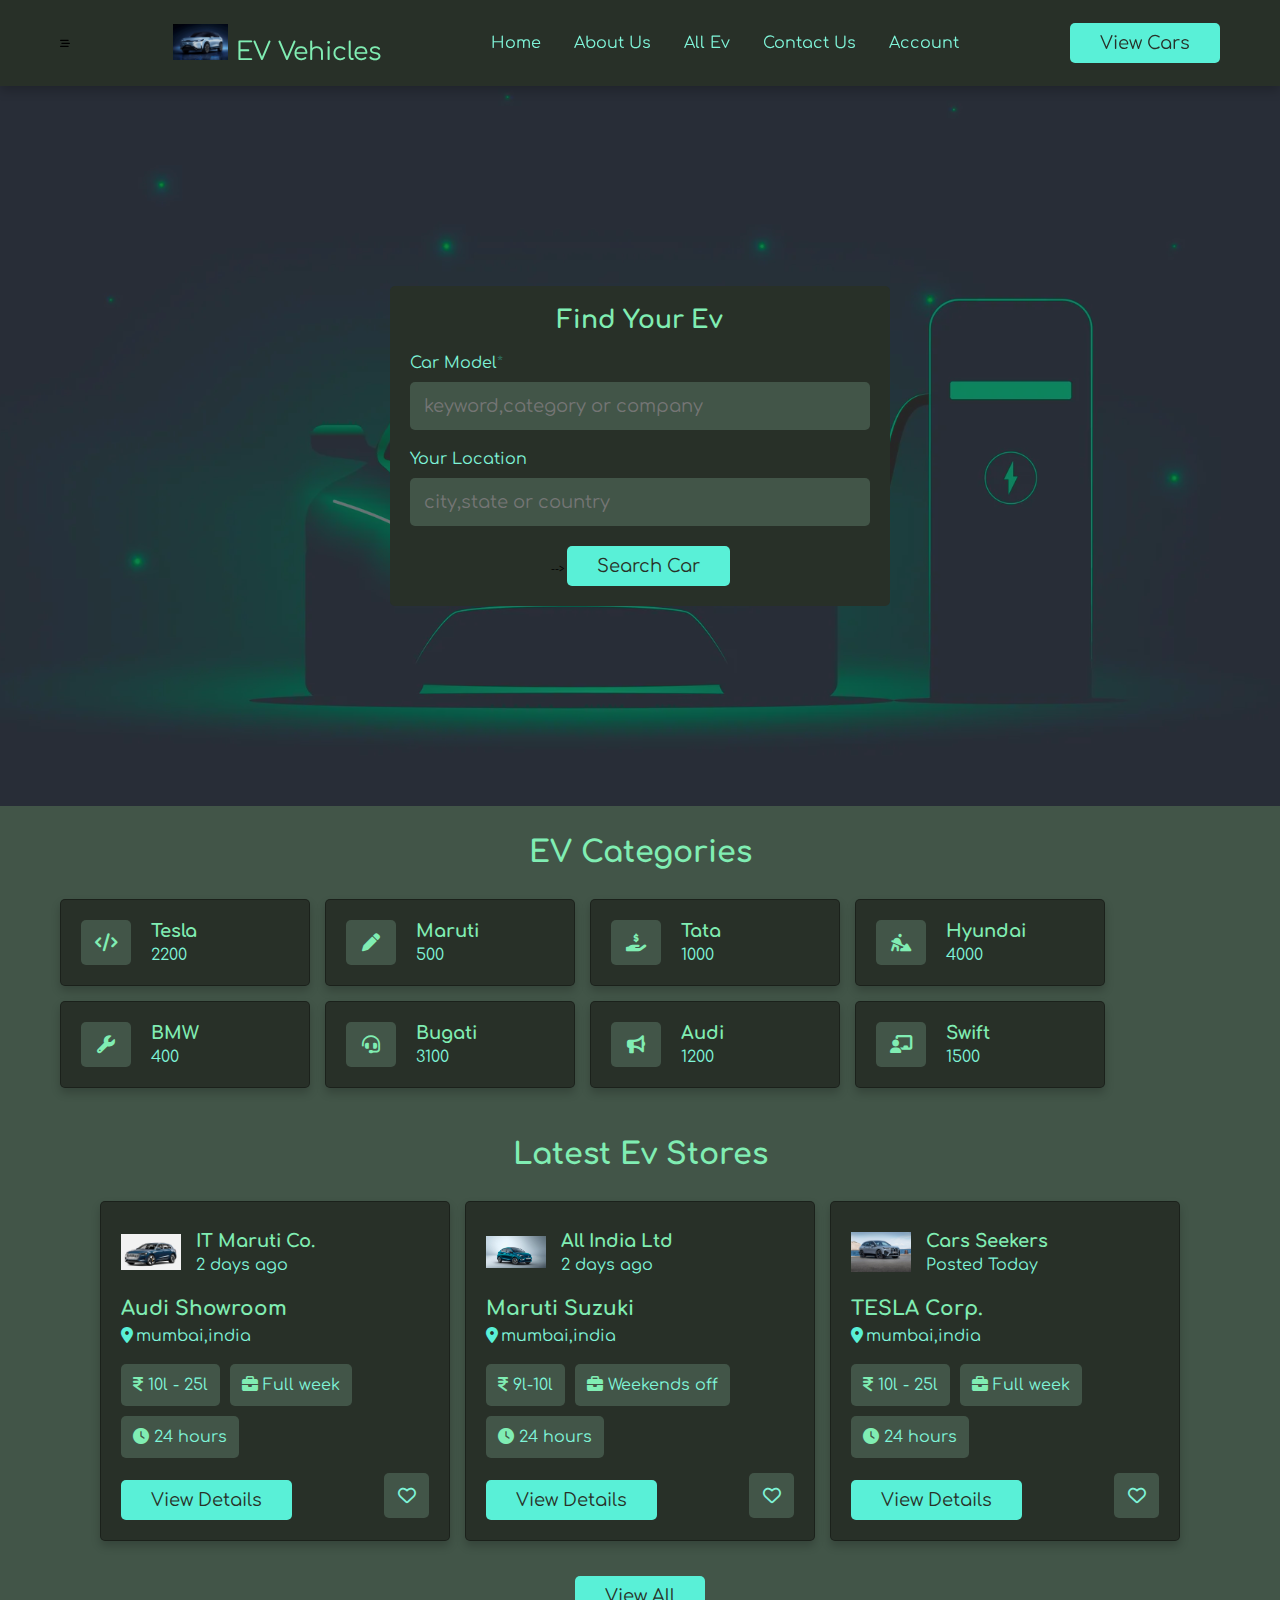
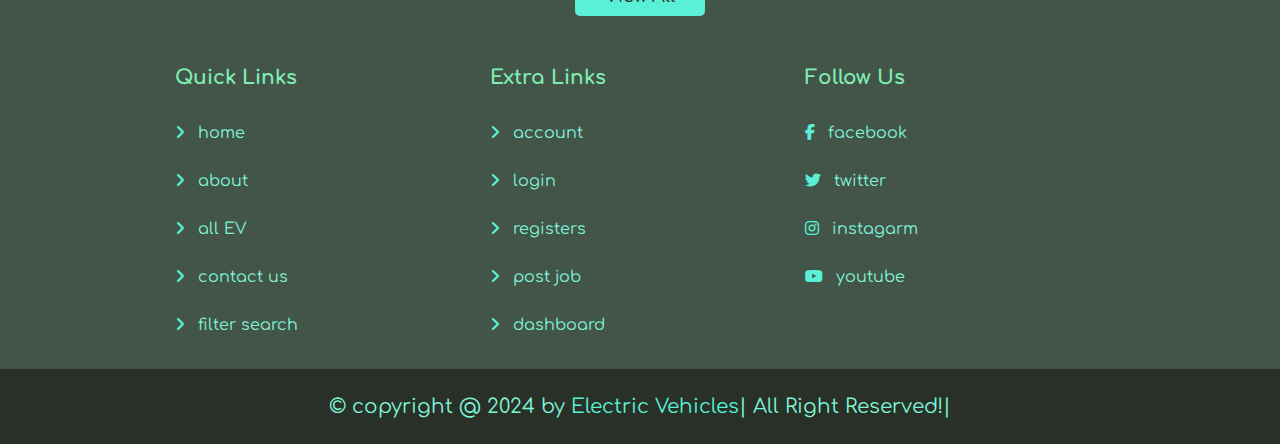
<file: index.html>
<!DOCTYPE html>
<html lang="en">
<head>
    <meta charset="UTF-8">
    <meta name="viewport" content="width=device-width, initial-scale=1.0">
    <title>Elevtric Vehicles</title>
    <link rel="stylesheet" href="style.css">
</head>
<body>
    <header class="header">
        <section class="flex">
            <div class="fas fa-bars-staggered"></div>
            <a href="index.html" class="logo"><img class="A" src="image13.jpg">EV Vehicles</a>
            <nav class="navbar">
                <a href="index.html">home</a>
                <a href="about.html">about us</a>
                <a href="vehicles.html">all ev</a>
                <a href="contact.html">contact us</a>
                <a href="login.html">account</a>
            </nav>
            <a href="#" class="btn" onclick="alert('Job Post Will Be Shown')" style="margin-top:0;">View  Cars</a>
        </section>
    </header>
    <!-- header section -->
    <!--Home Section Starts-->
    <div class="home-container">
        <section class="home">
            <form action="" method="post" class="">
                <h3>find your ev</h3>
                <p>Car Model<span>*</span></p>
                <input type="text" name="title" placeholder="keyword,category or company" class="input" required
                    maxlength="20">
                <p>Your Location</p>
                <input type="text" name="location" placeholder="city,state or country" class="input" required
                    <!-- maxlength="50"> -->
                <input type="submit" onclick="alert('search successfull')" value="search car" name="search" class="btn">
            </form>
        </section>
    </div>
    <!--Home Section Ends-->
    <!--category section starts-->
    <section class="category">
        <h1 class="heading">
            EV categories
        </h1>
        <div class="box-container">
            <a href="#" class="box">
                <i class="fas fa-code"></i>
                <div>
                    <h3>
                        Tesla
                    </h3><span>2200 </span>
                </div>
            </a>
            <a href="#" class="box">
                <i class="fas fa-pen"></i>
                <div>
                    <h3>Maruti</h3>
                    <span>500 </span>
                </div>
            </a>
            </a>
            <a href="#" class="box">
                <i class="fas fa-hand-holding-dollar"></i>
                <div>
                    <h3>Tata</h3>
                    <span>1000 </span>
                </div>
            </a>
            </a>
            <a href="#" class="box">
                <i class="fas fa-person-digging"></i>
                <div>
                    <h3>Hyundai</h3>
                    <span>4000 </span>
                </div>
            </a>
            </a>
            <a href="#" class="box">
                <i class="fas fa-wrench"></i>
                <div>
                    <h3>BMW</h3>
                    <span>400 </span>
                </div>
            </a>
            </a>
            <a href="#" class="box">
                <i class="fas fa-headset"></i>
                <div>
                    <h3>Bugati</h3>
                    <span>3100 </span>
                </div>
            </a> </a>
            <a href="#" class="box">
                <i class="fas fa-bullhorn"></i>
                <div>
                    <h3>Audi</h3>
                    <span>1200 </span>
                </div>
            </a>
            </a>
            <a href="#" class="box">
                <i class="fas fa-chalkboard-user"></i>
                <div>
                    <h3>Swift</h3>
                    <span>1500 </span>
                </div>
            </a>
        </div>
    </section>
    <!--category section ends-->
    <!--jobs section starts-->
    <section class="jobs-container">
        <h1 class="heading">latest ev stores</h1>
        <div class="box-container">
            <div class="box">
                <div class="company">
                    <img src="image12.jpg" alt="">
                    <div>
                        <h3>IT maruti co.</h3>
                        <p>2 days ago</p>
                    </div>
                </div>
                <h3 class="job-title">Audi showroom</h3>
                <p class="location"><i class="fas fa-map-marker-alt"></i><span>mumbai,india</span></p>
                <div class="tags">
                    <p><i class="fas fa-indian-rupee-sign"></i><span>10l - 25l</span></p>
                    <p><i class="fas fa-briefcase"></i><span>Full week</span></p>
                    <p><i class="fas fa-clock"></i><span>24 hours</span></p>
                </div>
                <div class="flex-btn">
                    <a href="view_details1.html" class="btn">view details</a>
                    <button type="submit" class="far fa-heart" name="save"></button>
                </div>
            </div>

            <div class="box">
                <div class="company">
                    <img src="image14.jpg" alt="">
                    <div>
                        <h3>All india ltd</h3>
                        <p>2 days ago</p>
                    </div>
                </div>
                <h3 class="job-title">Maruti Suzuki</h3>
                <p class="location"><i class="fas fa-map-marker-alt"></i><span>mumbai,india</span></p>
                <div class="tags">
                    <p><i class="fas fa-indian-rupee-sign"></i><span>9l-10l</span></p>
                    <p><i class="fas fa-briefcase"></i><span>Weekends off</span> </p>
                    <p><i class="fas fa-clock"></i><span>24 hours</span></p>
                </div>
                <div class="flex-btn">
                    <a href="view_details1.html" class="btn">view details</a>
                    <button type="submit" class="far fa-heart" name="save"></button>
                </div>
            </div>
            <div class="box">
                <div class="company">
                    <img src="image3.cms" alt="">
                    <div>
                        <h3>Cars Seekers</h3>
                        <p>Posted Today</p>
                    </div>
                </div>
                <h3 class="job-title">TESLA corp.</h3>
                <p class="location"><i class="fas fa-map-marker-alt"></i><span>mumbai,india</span></p>
                <div class="tags">
                    <p><i class="fas fa-indian-rupee-sign"></i><span>10l - 25l</span></p>
                    <p><i class="fas fa-briefcase"></i><span>Full week</span> </p>
                    <p><i class="fas fa-clock"></i><span>24 hours</span></p>
                </div>
                <div class="flex-btn">
                    <a href="view_details1.html" class="btn">view details</a>
                    <button type="submit" class="far fa-heart" name="save"></button>
                </div>
            </div>
        </div>
        <div style="text-align: center; margin-top:2.5rem ;">
            <a href="vehicles.html" onclick="alert('Action took place successfull')" class="btn">View all</a>
        </div>

    </section>
    <!--jobs section ends-->
    <!--Footer section-->
    <footer class="footer">
        <section class="grid">
            <div class="box">
                <h3>quick links</h3>
                <a href="index.html">
                    <i class="fas fa-angle-right"></i> home
                </a>
                <a href="about.html">
                    <i class="fas fa-angle-right"></i> about
                </a>
                <a href="jobs.html">
                    <i class="fas fa-angle-right"></i> all EV
                </a>
                <a href="contact.html">
                    <i class="fas fa-angle-right"></i> contact us
                </a>
                <a href="#">
                    <i class="fas fa-angle-right"></i> filter search
                </a>
            </div>
            <div class="box">
                <h3>extra links</h3>
                <a href="#">
                    <i class="fas fa-angle-right"></i> account
                </a>
                <a href="#">
                    <i class="fas fa-angle-right"></i> login
                </a>
                <a href="#">
                    <i class="fas fa-angle-right"></i> registers
                </a>
                <a href="#">
                    <i class="fas fa-angle-right"></i> post job
                </a>
                <a href="#">
                    <i class="fas fa-angle-right"></i> dashboard
                </a>
            </div>
            <div class="box">
                <h3>follow us</h3>
                <a href="#">
                    <i class="fab fa-facebook-f"></i> facebook
                </a>
                <a href="#">
                    <i class="fab fa-twitter"></i> twitter
                </a>
                <a href="#">
                    <i class="fab fa-instagram"></i> instagarm
                </a>
                <a href="#">
                    <i class="fab fa-youtube"></i> youtube
                </a>


            </div>

        </section>
        <div class="credit">&copy; copyright @ 2024 by <span>Electric Vehicles</span>| All Right Reserved!|</div>
    </footer>


  
</body>

</html>
</file>
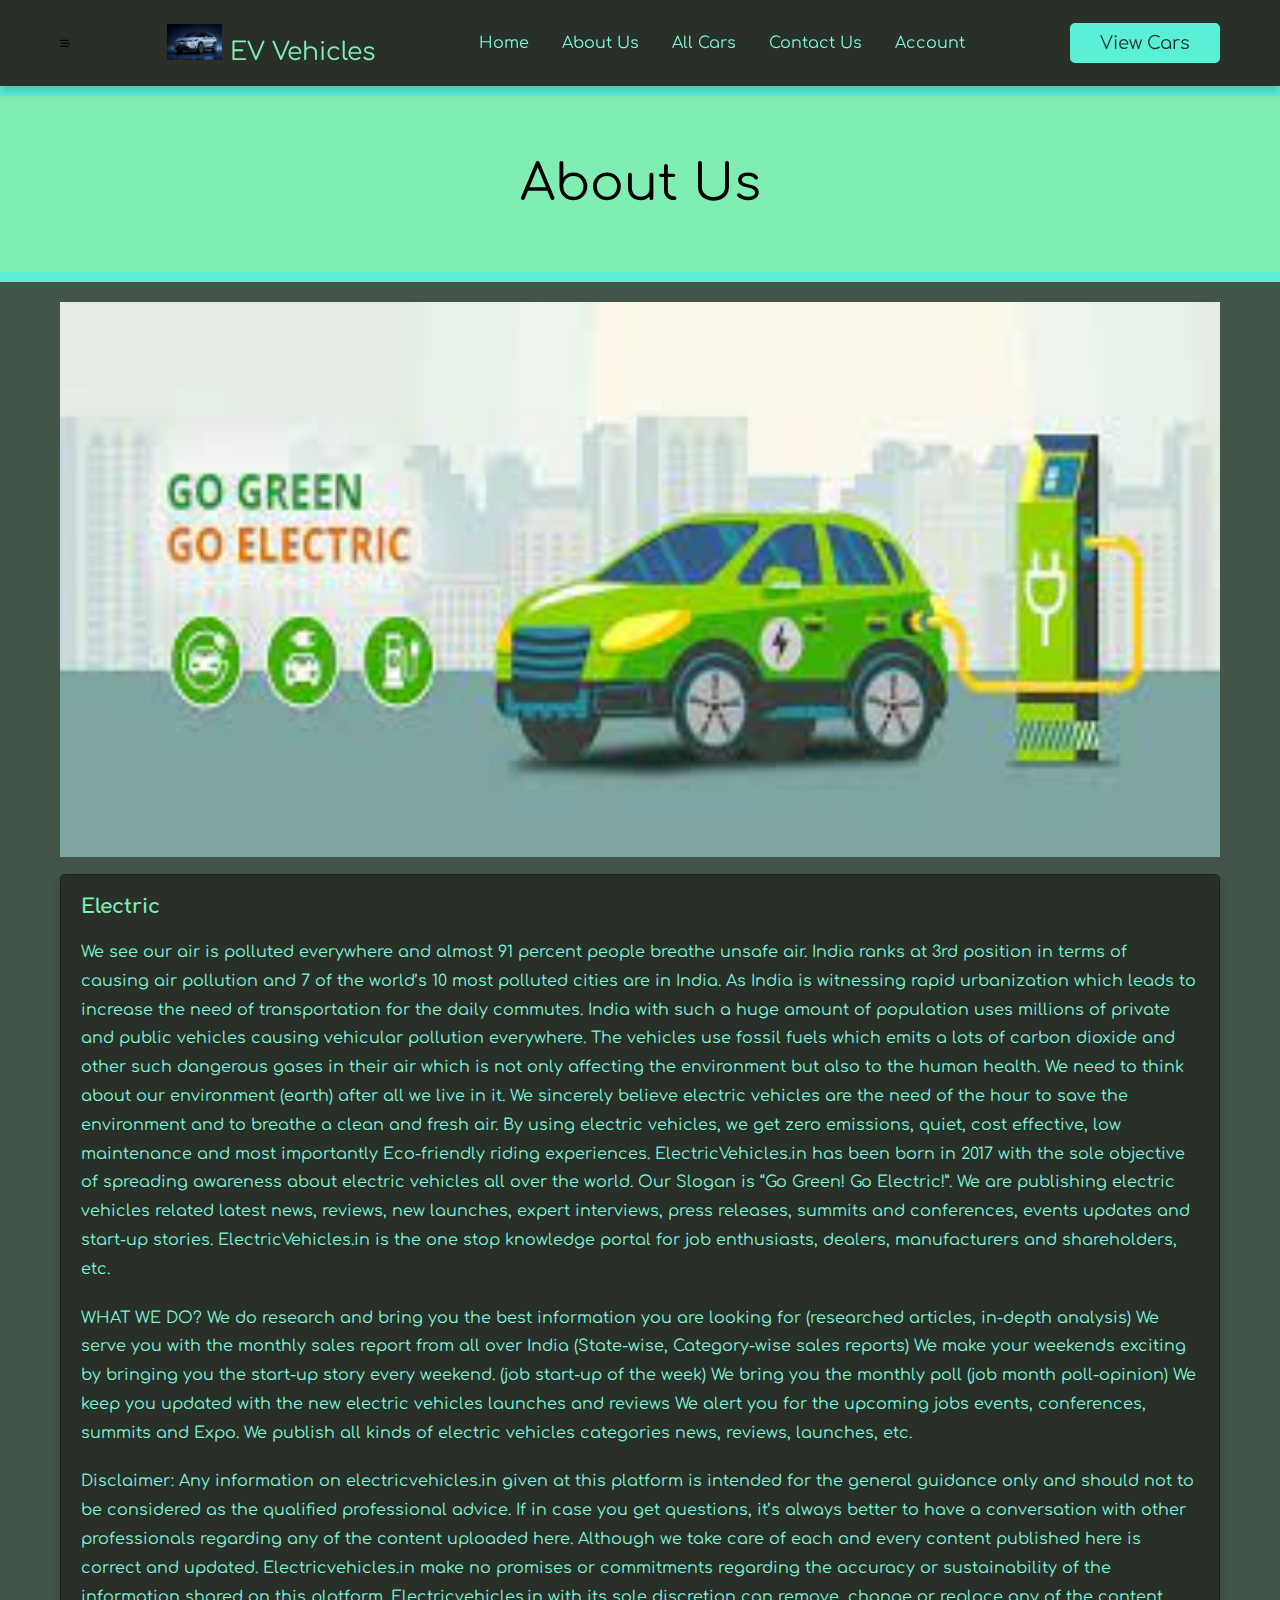
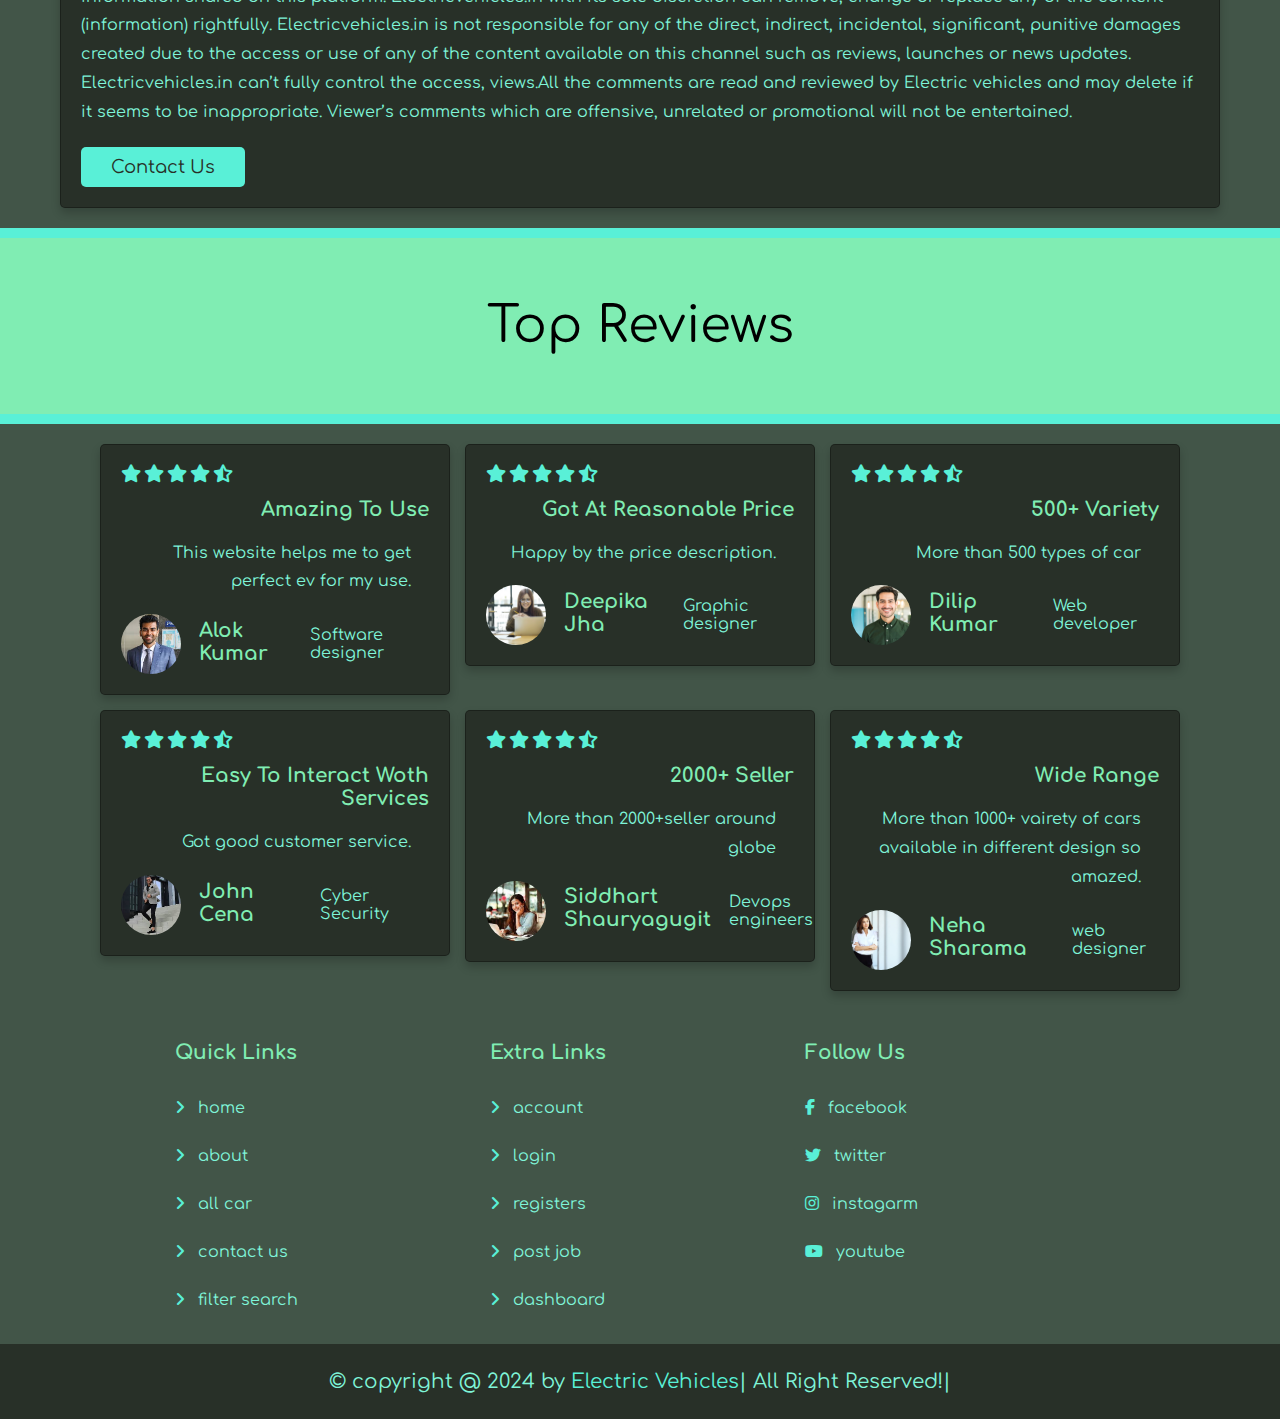
<file: about.html>
<!DOCTYPE html>
<html lang="en">
<head>
    <meta charset="UTF-8">
    <meta name="viewport" content="width=device-width, initial-scale=1.0">
    <title>Login</title>
    <link rel="stylesheet" href="style.css">
</head>

<body>
<!-- header section starts -->
    <header class="header">
        <section class="flex">
            <div class="fas fa-bars-staggered"></div>
            <a href="index.html" class="logo"><img class="A" src="image13.jpg">EV Vehicles</a>
            <nav class="navbar">
                <a href="index.html">home</a>
                <a href="about.html">about us</a>
                <a href="vehicles.html">all cars</a>
                <a href="contact.html">contact us</a>
                <a href="login.html">account</a>
            </nav>
            <a href="#" class="btn" style="margin-top:0;">View  Cars</a>
        </section>
    </header>
    <!-- header seaction ends -->
    <!--about section starts-->
    <div class="section-title">about us</div>
    <section class="about">
        <img src="[data-uri]" alt="">
        <div class="box ">
            <h3>Electric</h3>
          <p>
            We see our air is polluted everywhere and almost 91 percent people breathe unsafe air. India ranks at 3rd position in terms of causing air pollution and 7 of the world’s 10 most polluted cities are in India.

As India is witnessing rapid urbanization which leads to increase the need of transportation for the daily commutes. India with such a huge amount of population uses millions of private and public vehicles causing vehicular pollution everywhere. The vehicles use fossil fuels which emits a lots of carbon dioxide and other such dangerous gases in their air which is not only affecting the environment but also to the human health.

We need to think about our environment (earth) after all we live in it. We sincerely believe electric vehicles are the need of the hour to save the environment and to breathe a clean and fresh air. By using electric vehicles, we get zero emissions, quiet, cost effective, low maintenance and most importantly Eco-friendly riding experiences.

ElectricVehicles.in has been born in 2017 with the sole objective of spreading awareness about electric vehicles all over the world.  Our Slogan is “Go Green! Go Electric!”.

We are publishing electric vehicles related latest news, reviews, new launches, expert interviews, press releases, summits and conferences, events updates and start-up stories.

ElectricVehicles.in is the one stop knowledge portal for job enthusiasts, dealers, manufacturers and shareholders, etc.
          </p>
          <p>

            WHAT WE DO?

We do research and bring you the best information you are looking for (researched articles, in-depth analysis)
We serve you with the monthly sales report from all over India (State-wise, Category-wise sales reports)
We make your weekends exciting by bringing you the start-up story every weekend. (job start-up of the week)
We bring you the monthly poll (job month poll-opinion)
We keep you updated with the new electric vehicles launches and reviews
We alert you for the upcoming jobs events, conferences, summits and Expo.
We publish all kinds of electric vehicles categories news, reviews, launches, etc.

          </p>
          <p>
            Disclaimer:

Any information on electricvehicles.in given at this platform is intended for the general guidance only and should not to be considered as the qualified professional advice.

If in case you get questions, it’s always better to have a conversation with other professionals regarding any of the content uploaded here.

Although we take care of each and every content published here is correct and updated.

Electricvehicles.in make no promises or commitments regarding the accuracy or sustainability of the information shared on this platform.

Electricvehicles.in with its sole discretion can remove, change or replace any of the content (information) rightfully.

Electricvehicles.in is not responsible for any of the direct, indirect, incidental, significant, punitive damages created due to the access or use of any of the content available on this channel such as reviews, launches or news updates.

Electricvehicles.in can’t fully control the access, views.All the comments are read and reviewed by Electric vehicles and may delete if it seems to be inappropriate.

Viewer’s comments which are offensive, unrelated or promotional will not be entertained.

          </p>

            <a href="contact.html" class="btn">Contact Us</a>
        </div></section></div>
    </section>
    <!--about section ends-->

    <!--review section starts-->
    <div class="section-title">top reviews</div>
    <section class="reviews">
        <div class="box-container">
            <div class="box">
                <div class="stars">
                    <i class="fas fa-star"></i>
                    <i class="fas fa-star"></i>
                    <i class="fas fa-star"></i>
                    <i class="fas fa-star"></i>
                    <i class="fas fa-star-half-alt"></i>

                </div>
                <h3 class="title">Amazing to use</h3>
                <p>This website helps me to get perfect ev for my use.</p>
                <div class="user">
                    <img src="image10.jfif" alt="404">
                    <h3>Alok kumar</h3>
                    <span>Software designer</span>
                </div>
            </div>
            <div class="box">
                <div class="stars">
                    <i class="fas fa-star"></i>
                    <i class="fas fa-star"></i>
                    <i class="fas fa-star"></i>
                    <i class="fas fa-star"></i>
                    <i class="fas fa-star-half-alt"></i>

                </div>
                <h3 class="title">got at reasonable price</h3>
                <p>Happy by the price description.</p>
                <div class="user">
                    <img src="image7.webp" alt="">
                    <h3>deepika jha</h3>
                    <span>Graphic designer</span>
                </div>
            </div>
            <div class="box">
                <div class="stars">
                    <i class="fas fa-star"></i>
                    <i class="fas fa-star"></i>
                    <i class="fas fa-star"></i>
                    <i class="fas fa-star"></i>
                    <i class="fas fa-star-half-alt"></i>

                </div>
                <h3 class="title">500+ variety</h3>
                <p>More than 500 types of car</p>
                <div class="user">
                    <img src="image9.jpg" alt="404">
                    <h3>Dilip kumar</h3>
                    <span>Web developer</span>
                </div>
            </div>
            <div class="box">
                <div class="stars">
                    <i class="fas fa-star"></i>
                    <i class="fas fa-star"></i>
                    <i class="fas fa-star"></i>
                    <i class="fas fa-star"></i>
                    <i class="fas fa-star-half-alt"></i>

                </div>
                <h3 class="title">Easy to interact woth services</h3>
                <p>Got good customer service.</p>
                <div class="user">
                    <img src="image11.jfif" alt="">
                    <h3>john cena</h3>
                    <span>Cyber Security</span>
                </div>
            </div>
            <div class="box">
                <div class="stars">
                    <i class="fas fa-star"></i>
                    <i class="fas fa-star"></i>
                    <i class="fas fa-star"></i>
                    <i class="fas fa-star"></i>
                    <i class="fas fa-star-half-alt"></i>

                </div>
                <h3 class="title">2000+ seller</h3>
                <p>More than 2000+seller around globe</p>
                <div class="user">
                    <img src="image6.jfif" alt="404">
                    <h3>siddhart shauryagugit</h3>
                    <span>Devops engineers</span>
                </div>
            </div>
            <div class="box">
                <div class="stars">
                    <i class="fas fa-star"></i>
                    <i class="fas fa-star"></i>
                    <i class="fas fa-star"></i>
                    <i class="fas fa-star"></i>
                    <i class="fas fa-star-half-alt"></i>

                </div>
                <h3 class="title">Wide Range</h3>
                <p>More than 1000+ vairety of cars available in different design so amazed.</p>
                <div class="user">
                    <img src="image8.jpg" alt="404">
                    <h3>Neha Sharama</h3>
                    <span>web designer</span>
                </div>
            </div>
        </div>
    </section>




    <!--reviews section ends-->

    <!--footer section starts-->

    <footer class="footer">
        <section class="grid">
            <div class="box">
                <h3>quick links</h3>
                <a href="index.html">
                    <i class="fas fa-angle-right"></i> home
                </a>
                <a href="about.html">
                    <i class="fas fa-angle-right"></i> about
                </a>
                <a href="jobs.html">
                    <i class="fas fa-angle-right"></i> all car
                </a>
                <a href="contact.html">
                    <i class="fas fa-angle-right"></i> contact us
                </a>
                <a href="#">
                    <i class="fas fa-angle-right"></i> filter search
                </a>
            </div>
            <div class="box">
                <h3>extra links</h3>
                <a href="#">
                    <i class="fas fa-angle-right"></i> account
                </a>
                <a href="#">
                    <i class="fas fa-angle-right"></i> login
                </a>
                <a href="#">
                    <i class="fas fa-angle-right"></i> registers
                </a>
                <a href="#">
                    <i class="fas fa-angle-right"></i> post job
                </a>
                <a href="#">
                    <i class="fas fa-angle-right"></i> dashboard
                </a>
            </div>
            <div class="box">
                <h3>follow us</h3>
                <a href="#">
                    <i class="fab fa-facebook-f"></i> facebook
                </a>
                <a href="#">
                    <i class="fab fa-twitter"></i> twitter
                </a>
                <a href="#">
                    <i class="fab fa-instagram"></i> instagarm
                </a>
                <a href="#">
                    <i class="fab fa-youtube"></i> youtube
                </a>


            </div>

        </section>
        <div class="credit">&copy; copyright @ 2024 by <span>Electric Vehicles</span>| All Right Reserved!|</div>
    </footer>


</body>

</html>
</file>
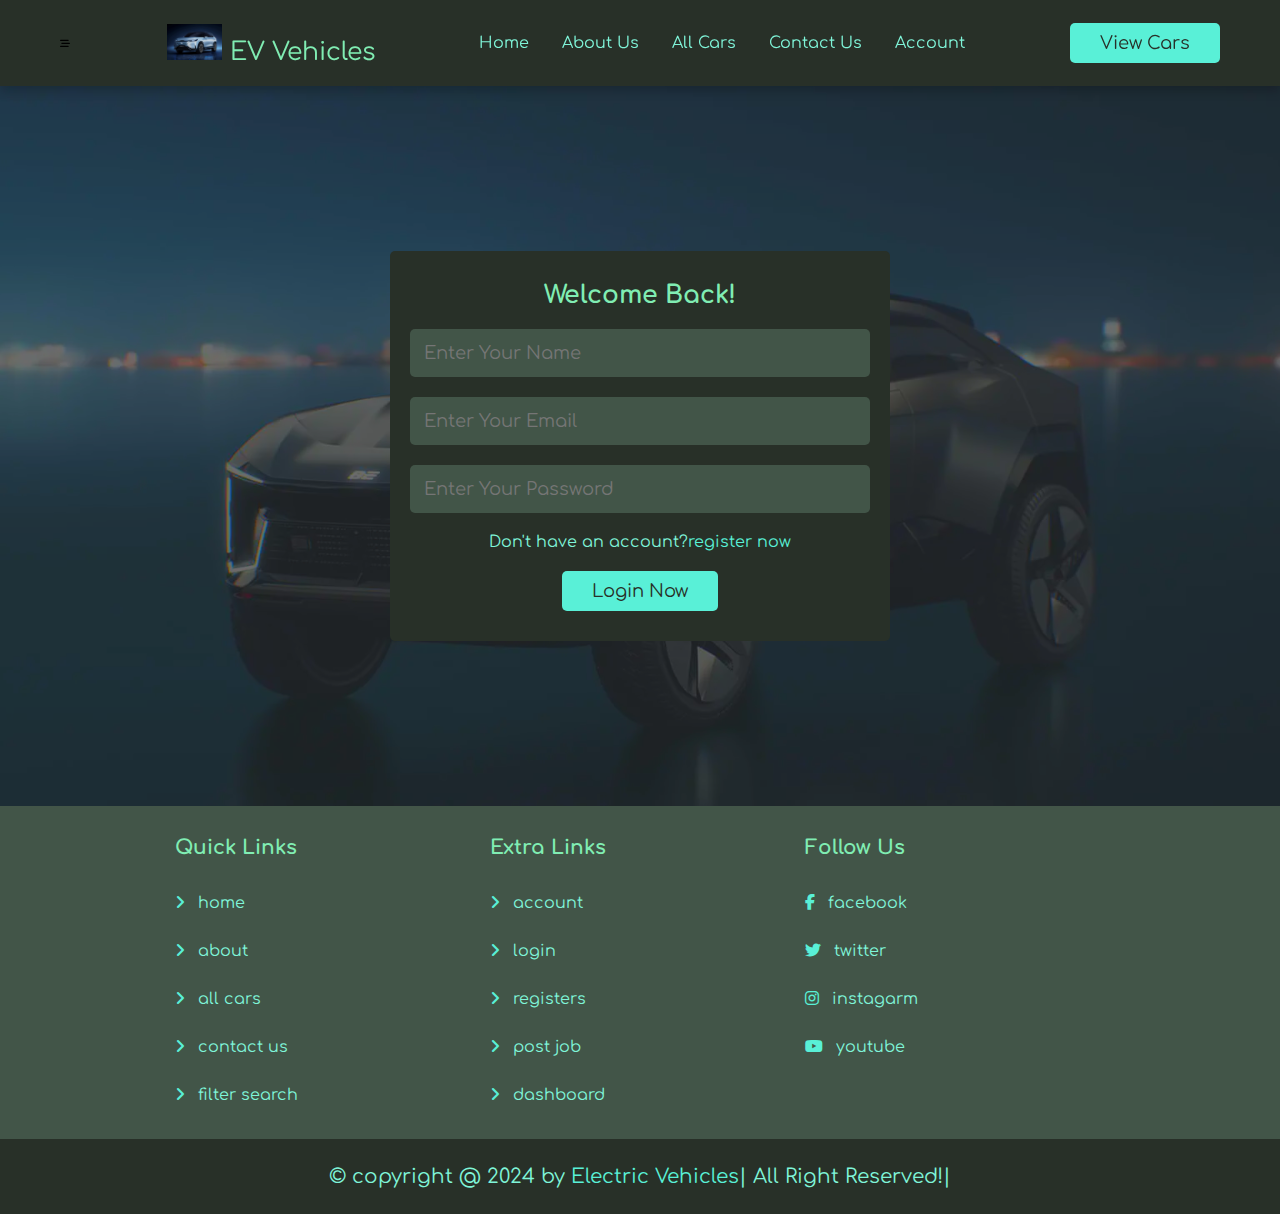
<file: login.html>
<!DOCTYPE html>
<html lang="en">
<head>
    <meta charset="UTF-8">
    <meta name="viewport" content="width=device-width, initial-scale=1.0">
    <title>Login</title>
    <link rel="stylesheet" href="style.css">
</head>
<body>
    <header class="header">
        <section class="flex">
            <div class="fas fa-bars-staggered"></div>
            <a href="index.html" class="logo"><img class="A" src="image13.jpg">EV Vehicles</a>
            <nav class="navbar">
                <a href="index.html">home</a>
                <a href="about.html">about us</a>
                <a href="vehicles.html">all cars</a>
                <a href="contact.html">contact us</a>
                <a href="login.html">account</a>
            </nav>
            <a href="#" class="btn" style="margin-top:0;">View  Cars</a>
        </section>
    </header>
    <!-- header seaction -->
    <!--account section section-->
    <div class="account-form-container">
    <section class="account-form">
        <form action="" method="post">
            <h3>Welcome back!</h3>
            <input type="text" required name="name" maxlength="20" placeholder="Enter Your Name" class="input">
            <input type="email" required name="pass" maxlength="50" placeholder="Enter Your Email" class="input">
            <input type="password" required name="pass" maxlength="20" placeholder="Enter Your Password" class="input">
            <p>Don't have an account?<a onclick="alert('register now')" href="register.html">register now</a></p>
            <input type="submit" onclick="alert('login successfull')" value="login now" name="submit" class="btn">
        </form>
    </section>
    </div>
    <!--account section ends-->
    <footer class="footer">
        <section class="grid">
            <div class="box">
                <h3>quick links</h3>
                <a href="index.html">
                    <i class="fas fa-angle-right"></i> home
                </a>
                <a href="about.html">
                    <i class="fas fa-angle-right"></i> about
                </a>
                <a href="jobs.html">
                    <i class="fas fa-angle-right"></i> all cars
                </a>
                <a href="contact.html">
                    <i class="fas fa-angle-right"></i> contact us
                </a>
                <a href="#">
                    <i class="fas fa-angle-right"></i> filter search
                </a>
            </div>
            <div class="box">
                <h3>extra links</h3>
                <a href="#">
                    <i class="fas fa-angle-right"></i> account
                </a>
                <a href="#">
                    <i class="fas fa-angle-right"></i> login
                </a>
                <a href="#">
                    <i class="fas fa-angle-right"></i> registers
                </a>
                <a href="#">
                    <i class="fas fa-angle-right"></i> post job
                </a>
                <a href="#">
                    <i class="fas fa-angle-right"></i> dashboard
                </a>
            </div>
            <div class="box">
                <h3>follow us</h3>
                <a href="#">
                    <i class="fab fa-facebook-f"></i> facebook
                </a>
                <a href="#">
                    <i class="fab fa-twitter"></i> twitter
                </a>
                <a href="#">
                    <i class="fab fa-instagram"></i> instagarm
                </a>
                <a href="#">
                    <i class="fab fa-youtube"></i> youtube
                </a>
                
               
            </div>
            
        </section>
        <div class="credit">&copy; copyright @ 2024 by <span>Electric Vehicles</span>| All Right Reserved!|</div>
    </footer>
</body>
</html>
</file>
<file: style.css>
@import url("https://cdnjs.cloudflare.com/ajax/libs/font-awesome/6.4.2/css/all.min.css");
@import url('https://fonts.googleapis.com/css2?family=Comfortaa:wght@300;400;500;600;700&display=swap');

:root{
    --main-color:#59f0d7;
    --red:rgb(46, 105, 91);
    --light-color:#7ff4d8;
    --light-bg:#425548;
    --black:#80edb3;
    --white:#283028;
    --box-shadow:0 0.5rem 1rem rgba(0,0,0,.2);
    --border:.1rem solid rgba(0,0,0,.3);
}
*{
    font-family: 'Comfortaa',cursive;
    margin: 0;
    padding: 0;
    box-sizing: border-box;
    text-decoration: none;
    border: none;
    outline: none;

}
::selection{
    background-color: var(--white);
    color:var(--white);
}
::-webkit-scrollbar{
    width: 1rem;
    height: .5rem;
}
::-webkit-scrollbar-thumb{
    background-color:var(--main-color);
}
html{
    font-size:62.5% ;
    scroll-padding-top: 7rem;
    scroll-behavior: smooth;
}
body{
    background-color:var(--light-bg);

}

.A{
    height: 4rem;
    width: 7rem;
    padding-top: 0.4rem;
    object-fit: contain;
}
section{
    padding: 2rem;
    margin: 0 auto;
    max-width: 1200px;

}
.header{
    position: sticky;
    top:0;left:0;right:0;
    box-shadow: var(--box-shadow);
    z-index: 1000;
}
.header .flex{
    position: relative;
    display: flex;
    justify-content: flex-start;
    align-items: center;
}
#menu-btn{
    font-size: 3rem;
    color: var(--black);
    cursor: pointer;
    
}
.header .flex .logo{
    font-size: 2.5rem;
    color: var(--black);
}
.header .flex .logo i{
    margin-right: .5rem;
    color: var(--light-color);

}
.header .flex .navbar a{
    display: inline-block;
    padding: 1rem 1.5rem;
    font-size: 1.6rem;
    color: var(--light-color);
    border-radius: .5rem;
    text-transform: capitalize;
}
.header .flex .navbar a:hover{
    background-color: var(--main-color);
    color: var(--white);
}
.btn{
    display: inline-block;
    margin-top: 1rem;
    padding: 1rem 3rem;
    cursor: pointer;
    font-size: 1.8rem;
    color: var(--white);
    background-color: var(--main-color);
    border-radius: .5rem;
    text-transform: capitalize;
    text-align: center;
}
.btn:hover{
    background-color: var(--black);
}
.header{
    position: sticky;
    top:0;left:0;right: 0;
    background-color: var(--white);
    box-shadow: var(--box-shadow);
    z-index: 1000;

}
.header .flex{
    position: relative;
    display: flex;
    align-items: center;
    justify-content: space-between;
}

.home-container{
    background: url(ev.webp) rgba(49, 55, 53, 0.7) no-repeat;
    background-blend-mode:color;
    background-position: center;
    background-attachment: fixed;
    background-size: cover;
    
}
.home-container .home{
    min-height: 80vh;
    display: flex;
    align-items: center;
    justify-content: center;
}
.home-container .home form{
    background-color: var(--white);
    width: 50rem;
    border-radius: .5rem;
    padding: 2rem;
    text-align: center;
}
.home-container .home form h3{
    font-size: 2.5rem;
    color: var(--black);
    margin-bottom: 1rem;
    text-transform: capitalize;
}
.home-container .home form p{
    text-align: left;
    font-size: 1.6rem;
    color: var(--light-color);
    padding-top: 1rem;
}
.home-container .home form p span{
    color: var(--red);
}
.home-container .home form .input{
    width:100%;
    border-radius: .5rem;
    margin: 1rem 0;
    background-color: var(--light-bg);
    padding: 1.4rem;
    font-size: 1.8rem;
    color: var(--black);
}
.heading{
    text-align: center;
    margin-bottom: 2rem;
    font-size: 3rem;
    color: var(--black);
    text-transform: capitalize;
    padding:1rem 0 ;

}
.category .box-container{
    display: grid;
    grid-template-columns: repeat(auto-fit,25rem);
    align-items: flex-start;
    gap:1.5rem;
}
.category .box-container .box{
    border-radius: .5rem;
    box-shadow: var(--box-shadow);
    border: var(--border);
    padding:2rem ;
    background-color:var(--white);
    display: flex;
    align-items: center;
    gap:2rem;
}

.category .box-container .box i{
    height: 4.5rem;
    width: 5rem;
    line-height: 4.5rem;
    font-size: 1.8rem;
    color:var(--black);
    border-radius: .5rem;
    background-color: var(--light-bg);
    text-align: center;
}
.category .box-container .box h3{
    font-size: 1.8rem;
    text-transform: capitalize;
    color: var(--black);
    padding-bottom: .5rem;

}
.category .box-container .box span{
    color: var(--light-color);
    font-size: 1.6rem;

}
.category .box-container .box:hover{
    background-color:var(--black) ;

}
.category .box-container .box:hover h3{
    color: var(--white);
}
.category .box-container .box:hover span{
    color: var(--white);
}
.category .box-container .box:hover i{
    
    background-color: var(--white);
}
.flex-btn{
    display: flex;
    align-items: center;
    justify-content: space-between;
    column-gap: 1rem;
    flex-wrap: wrap;

}

/* footer-section */


.footer .grid{
    display: grid;
    grid-template-columns: repeat(auto-fit,30rem);
    gap:1.5rem;
    justify-content: center;
    align-items: flex-start;

}
.footer .grid .box h3{
    font-size: 2rem;
    color: var(--black);
    margin: 1rem 0;
    padding-bottom: 1rem;
    text-transform: capitalize;

}

.footer .grid .box a{
    display: block;
    padding: 1.5rem 0;
    font-size: 1.6rem;
    color:var(--light-color)
}
.footer .grid .box a i{
    color: var(--main-color);
    margin-right: .8rem ;
    transition: .2s linear;
}
.footer .grid .box a:hover i{
    margin-right: 2rem;
}
.footer .credit{
    text-align: center;
    padding:3rem 2rem;
    background-color: var(--white);
    font-size: 2rem;
    color: var(--light-color);
    line-height: 1.5rem;
}
.footer .credit span{
    color: var(--main-color);
    text-transform: capitalize;

}
@media (max-width:991px){
    html{
        font-size:55%;
    }
    .section-title{
        font-size: 5rem;
    }
}
@media (max-width:768px){
    #menu-btn{
        display: inline-block;
    }
    .header .flex .navbar{
        position: absolute;
        top:99%;left:0;right: 0;
        border-top:var(--border) ;
        background-color: var(--white);
        padding: 1rem .5rem;
        clip-path: polygon(0 0, 100% 0, 100% 0, 0 0);
        transition: .2s linear;


}
.header .flex .navbar.active{
    clip-path: polygon(100% 0, 0 0, 100% 100%);
}
.header .flex .navbar a{
    display: block;
    padding: 1.5rem 2rem;

}
.category .box-container{
    grid-template-columns: repeat(auto-fit,16.5rem);
}
.category .box-container .box{
    flex-flow: column;
    text-align: center;
}
.section-title{
    font-size: 4rem;
    padding: 4rem 2rem;
}
}
@media (max-width:450px){
    html{
        font-size: 45%;
    }
    .section-title{
        font-size: 3.5rem;
    }
}


.jobs-container .box-container{
    display: grid;
    grid-template-columns: repeat(auto-fit,35rem);
    gap: 1.5rem;
    align-items: flex-start;
    justify-content: center;
}
.jobs-container .box-container .box{
    background-color: var(--white);
    border-radius:0.5rem;
    border: var(--border);
    padding: 2rem;
    box-shadow: var(--box-shadow);
    overflow-x: hidden;



}
.jobs-container .box-container .box .company{
    display: flex;
    align-items: center;
    gap: 1.5rem;
    margin-bottom:1.5rem;



}
.jobs-container .box-container .box .company img{
    height: 6rem;
    width: 6rem;
    object-fit: contain;
}

.jobs-container .box-container .box .company h3{
    font-size: 1.8rem;
    color: var(--black);
    text-overflow: ellipsis;
    overflow-x: hidden;
    text-transform: capitalize;
    padding-bottom: .5rem;
}
.jobs-container .box-container .box .company p{
    color:var(--light-color);
    font-size: 1.6rem;
}
.jobs-container .box-container .box .job-title{
    font-size: 2rem;
    color: var(--black);
    text-transform: capitalize;
    overflow-x: hidden;
    text-overflow: ellipsis;
}
.jobs-container .box-container .box .location{
padding: .7rem 0;
font-size: 1.6rem;
color: var(--light-color);
}
.jobs-container .box-container .box .location i{
    margin-right: .3rem;
    color: var(--main-color);
}
.jobs-container .box-container .box .tags{
    display: flex;
    flex-wrap: wrap;
    gap: 1rem;
    margin: 1.2rem 0;
}
.jobs-container .box-container .box .tags p{
    padding: 1.2rem;
    border-radius: .5rem;
    background-color: var(--light-bg);
    font-size: 1.6rem;
    color: var(--light-color);
}
.jobs-container .box-container .box .tags p i{
   color: var(--black);
   margin-right: .5rem;

}
.jobs-container .box-container .box .fa-heart{
    background-color: var(--light-bg);
    border-radius: .5rem;
    color: var(--light-color);
    font-size: 1.8rem;
    cursor: pointer;
    height: 4.5rem;
    width: 4.5rem;
    line-height: 4.5rem;

}
.jobs-container .box-container .box .fa-heart:hover{
    background-color: var(--black);
    color: var(--white);
}
.about img{
    width:100%;
    margin-bottom: 1.5rem;
}
.about .box{
    background-color: var(--white);
    border-radius: .5rem;
    border: var(--border);
    padding: 2rem;
    box-shadow: var(--box-shadow);
}
.about .box h3{
    font-size: 2rem;
    color: var(--black);
    margin-bottom: 1rem;
    text-transform: capitalize;
}
.about .box p{
    padding: 1rem 0;
    line-height: 1.8;
    color: var(--light-color);
    font-size: 1.6rem;

}
.section-title{
    border-top: 1rem solid var(--main-color);
    border-bottom: 1rem solid var(--main-color);
    background-color: var(--black);
    text-align: center;
    padding: 6rem 2rem;
    font-size: 5rem;
    text-transform: capitalize;
}
.reviews .box-container{
    display: grid;
    grid-template-columns: repeat(auto-fit,35rem);
    gap:1.5rem;
    align-items: flex-start;
    justify-content: center;

}
.reviews .box-container .box{
    background-color: var(--white);
    box-shadow: var(--box-shadow);
    border: var(--border);
    border-radius: .5rem;
    padding: 2rem;
}
.reviews .box-container .box .stars{
    margin-bottom: 1.5rem;

}
.reviews .box-container .box .stars i{
    color: var(--main-color);
    font-size: 1.8rem;

}
.reviews .box-container .box .title{
    text-transform: capitalize;
    font-size: 2rem;
    color: var(--black);
    text-align: right;
}
.reviews .box-container .box p{
    text-align: right;
    font-size: 1.6rem;
    color: var(--light-color);
    padding: 1.8rem;
    line-height: 1.8;

}
.reviews .box-container .box .user{
    display: flex;
    gap:1.8rem;
    align-items: center;
}
.reviews .box-container .box .user img{
    height: 6rem;
    width: 6rem;
    border-radius: 50%;
    object-fit: cover;

}
.reviews .box-container .box .user h3{
    font-size: 2rem;
    color: var(--black);
    margin-bottom: .5rem;
    text-transform: capitalize;

}
.reviews .box-container .box .user span{
    color: var(--light-color);
    font-size: 1.6rem;
}
.job-filter form{
    background-color: var(--white);
    box-shadow: var(--box-shadow);
    border: var(--border);
    border-radius: .5rem;
    padding: 2rem;
}
.job-filter form .flex{
    display: flex;
    flex-wrap: wrap;
    column-gap: 1rem;
}
.job-filter form .flex .box{
    flex:1 1 40rem;
}
.job-filter form .flex .box p{
    font-size: 1.6rem;
    color: var(--light-color);

}
.job-filter form .flex .box p span{
    color:var(--red);
}
.job-filter form .flex .box .input{
    width: 100%;
    border-radius: .5rem;
    padding: 1.4rem;
    color: var(--black);
    margin: 1rem 0;
    background-color: var(--light-bg);
    font-size: 1.8rem;
}
.job-filter form .dropdown-container{
margin-top:1rem;
display:flex;
flex-wrap: wrap;
gap:1rem;

}

.job-filter form .dropdown-container .dropdown .output{
    width: 100%;
    background-color: var(--light-bg);
    border-radius: .5rem;
    padding: 1.4rem;
    font-size: 1.8rem;
    color: var(--black);
    text-align: center;
}
.job-filter form .dropdown-container .dropdown{
    flex:1 1 20rem;
    position: relative;
}


.job-filter form .dropdown-container .dropdown .output:placeholder-shown{
    text-transform: capitalize;

}

.job-filter form .dropdown-container .dropdown .lists{
    position: absolute;
    top:100%;left: 0;right: 0;
    background-color: var(--white);
    padding: 1rem;
    border-radius: .5rem;
    background-color: var(--white);
    border: var(--border);
    box-shadow: var(--box-shadow);
    z-index: 10;
    transition: .2s linear;
    transform: scaleY(0);
    transform-origin: top;
}
.job-filter form .dropdown-container .dropdown .lists .items{
    padding: 1.2rem 1.4rem;
    border-radius: .5rem;
    font-size: 1.6rem;
    color: var(--black);
    cursor: pointer;

}
.job-filter form .dropdown-container .dropdown .lists .items:hover{
    background-color: var(--light-bg);

}

.job-filter form .dropdown-container .dropdown .lists:hover,
.job-filter form .dropdown-container .dropdown:hover .lists,.job-filter form .dropdown-container .dropdown .output:focus + .lists,.job-filter .form .dropdown-container .dropdown .output:focus-within + .lists{
    transform: scaleY(1);
    transition: .2s linear;
}
.job-details .details{
    background-color: var(--white);
    border-radius: .5rem;
    border: var(--border);
    padding: 2rem;
    box-shadow: var(--box-shadow);
    overflow-x: hidden;
}
.job-details .details h3{
    margin-bottom: 1rem;
    font-size: 2rem;
    color: var(--black);
    text-transform: capitalize;
    overflow-x: hidden;
    text-overflow: ellipsis;
}
.job-details .details .job-info a{
    display: block;
    font-size: 1.6rem;
    color: var(--main-color);
    margin: .5rem 0;

}
.job-details .details .job-info a:hover{
    text-decoration: underline;
}
.job-details .details .job-info p{
    padding: 1rem 0;
    font-size: 1.6rem;
    color: var(--light-color);
}
.job-details .details .basic-details{
    background-color: var(--light-bg);
    margin: 1.5rem 0;
    border-radius: .5rem;
    padding: 2rem;
    padding-bottom: 0;
}
.job-details .details .basic-details p{
    color: var(--light-color);
    padding-bottom: 2rem;
    font-size: 1.6rem;
}
.job-details .details ul{
    margin: 1rem 0;
}
.job-details .details ul li{
    padding: 1rem 0;
    font-size: 1.6rem;
    color: var(--light-color);
    margin-left: 3rem;
}
.job-details .details .description{
    margin-top: 1.5rem;
}
.job-details .details ul{
    margin: 1rem 0;
}
.job-details .details .description p{
    font-size: 1.6rem;
    color: var(--light-color);
    line-height: 1.8;
    padding: .5rem 0;
}
.job-details .details .save:hover{
    background-color: var(--black);
}
.job-details .details .save{
    background-color: var(--light-bg);
    border-radius: .5rem;
    padding:1rem 1.5rem;
    cursor: pointer;
    font-size: 1.8rem;
    margin-top: 1.5rem;
}
.job-details .details .save i{
    margin-right: .5rem;
    color: var(--black);
}
.job-details .details .save span{
    color: var(--white);
}
.job-details .details .save:hover i{
    color: var(--white);
}
.job-details .details .save:hover span{
    color: var(--white);
}
.view-company .details{
    background-color: var(--white);
    box-shadow: var(--box-shadow);
    border: var(--border);
    padding: 2rem;

}
.view-company .details .info{
    max-width: 30rem;
    margin: 0 auto;
    border-radius: .5rem;
    background-color: var(--light-bg);
    padding: 3rem 2rem;
    text-align: center;
    margin-bottom: 2rem;
}
.view-company .details .info img{
    height: 10rem;
    width: 10rem;
    object-fit: contain;
    margin-bottom: 1rem;

}
.view-company .details .info h3{
    padding: 1rem 0;
    font-size: 2rem;
    color: var(--black);
}
.view-company .details .info p{
    font-size: 1.6rem;
    color: var(--light-color);
}
.view-company .details .description h3{
    font-size:1.6rem;
    color: var(--light-color);
}
.view-company .details .description{
    margin-top: 2rem;
}
.view-company .details .description h3{
    font-size: 2rem;
    color: var(--black);
    padding: 1rem 0;
}

.view-company .details .description p{
    padding: 5rem 0;
    font-size: 1.6rem;
    color: var(--light-color);
  
}
.view-company .details ul li{
    margin-left: 3rem;
    font-size: 1.6rem;
    color: var(--light-color);
    padding-top: 1.5rem;
}
.contact .box-container .box{
    background-color: var(--white);
    border: var(--border);
    border-radius: .5rem;
    box-shadow: var(--box-shadow);
    padding: 3rem 2rem;
    text-align: center;
}
.contact .box-container{
    display: grid;
    grid-template-columns: repeat(auto-fit,35rem);
    gap:1.5rem;
    align-items: flex-start;
   justify-content: center;
}
.contact .box-container .box i{
    height: 4.5rem;
    width: 5rem;
    line-height: 4.5rem;
    font-size: 2rem;
    color: var(--white);
    background-color: var(--black);
    border-radius: .5rem;
    margin-bottom: 2rem;
}
.contact .box-container .box a{
    display: block;
    padding-top: .5rem;
    font-size: 1.6rem;
    color: var(--light-color);
    line-height: 1.5;
}
.contact form{
    margin-top: 2rem;
    background-color: var(--white);
    border: var(--border);
    border-radius: .5rem;
    box-shadow: var(--box-shadow);
    padding: 3rem 2rem;
    text-align: center;
}
.contact form h3{
    font-size: 2.5rem;
    color: var(--black);
    text-transform: capitalize;
    margin-bottom: 1rem;
}
.contact form .flex{
    display: flex;
    flex-wrap: wrap;
    column-gap: 1rem;
}
.contact form .flex .box{
flex:1 1 40rem;
}
.contact form .input{
    width: 100%;
    border-radius: .5rem;
    padding: 1.4rem;
    color:var(--black);
    font-size: 1.8rem;
    background-color: var(--light-bg);
    margin: 1rem 0;
}
.contact form p{
    text-align: left;
    font-size: 1.6rem;
    padding-top: 1rem;
    color:var(--light-color);
}
.contact form p span{
    color:var(--red);
}
.contact form textarea{
    height: 15rem;
    resize:none;
}
.account-form-container{
    background: url(image2.webp),rgba(27, 54, 39, 0.7) no-repeat;
    background-size: cover;
    background-position: center;
    background-attachment: fixed;
    background-blend-mode: color;
}
.account-form-container .account-form{
    min-height: 80vh;
    display: flex;
    align-items: center;
    justify-content: center;
}
.account-form-container .account-form form{
    background-color: var(--white);
    border-radius: .5rem;
    padding:3rem 2rem;
    width: 50rem;
    text-align: center;
    
}
.account-form-container .account-form form h3{
    font-size:2.5rem;
    color: var(--black);
    text-transform: capitalize;
    margin-bottom: 1rem;
}
.account-form-container .account-form form .input{
    width: 100%;
    margin: 1rem 0;
    font-size: 1.8rem;
    padding: 1.4rem;
    background-color: var(--light-bg);
    border-radius: .5rem;
}
.account-form-container .account-form form p{
    padding: 1rem 0;
    font-size: 1.6rem;
    color: var(--light-color);
}
.account-form-container .account-form form p a{
    color: var(--main-color);
}
.account-form-container .account-form form p a{
    color:var(--main-color);
}
.account-form-container .account-form form p a:hover{
    color: var(--black);
    text-decoration: underline;
}
pre{
font-size:20px;
}
</file>
